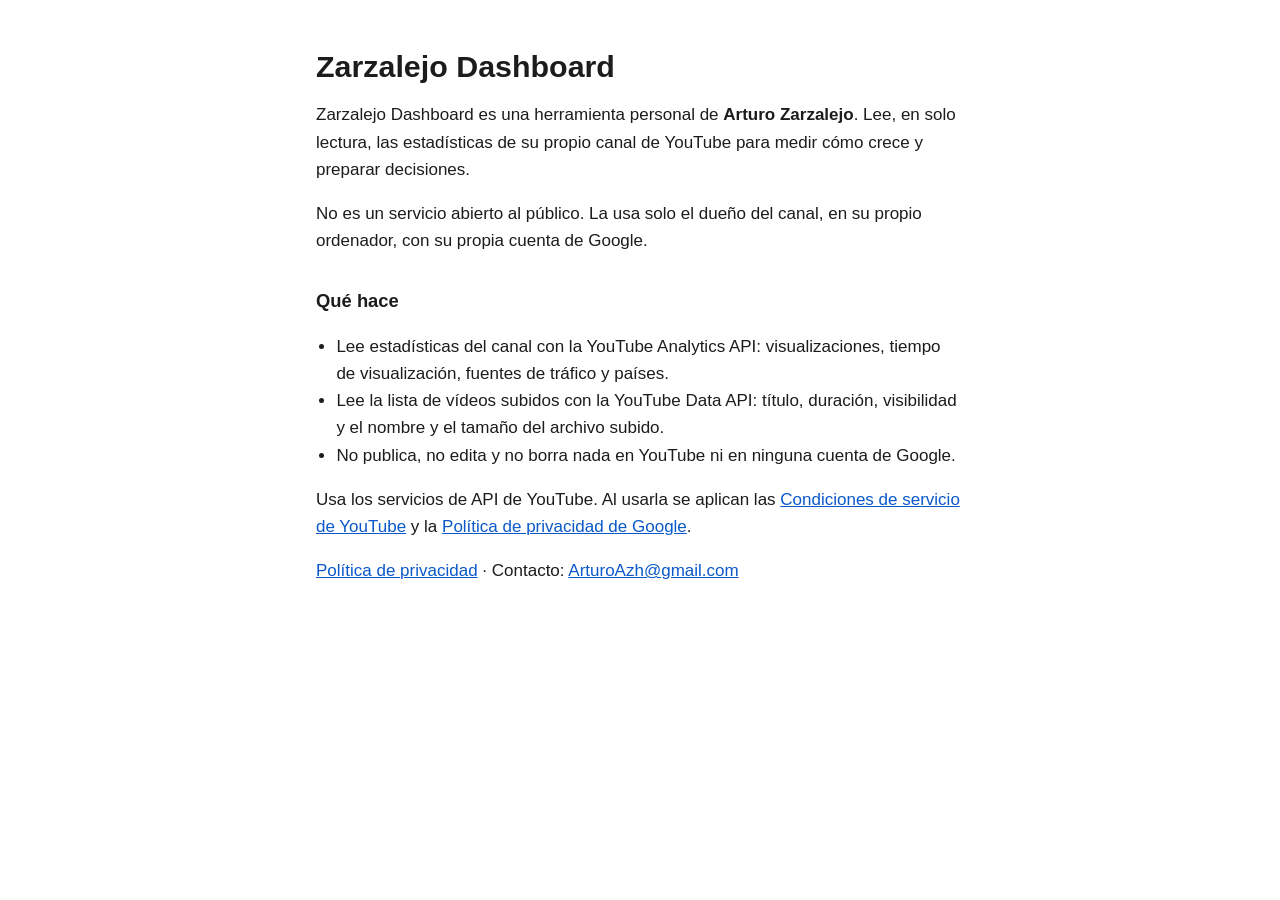
<file: index.html>
<!doctype html>
<html lang="es">
<head>
<meta charset="utf-8">
<meta name="viewport" content="width=device-width, initial-scale=1">
<title>Zarzalejo Dashboard</title>
<meta name="description" content="Herramienta personal de Arturo Zarzalejo para leer las estadísticas de su propio canal de YouTube.">
<link rel="stylesheet" href="style.css">
</head>
<body>
<main>
  <h1>Zarzalejo Dashboard</h1>
  <p>Zarzalejo Dashboard es una herramienta personal de <strong>Arturo Zarzalejo</strong>. Lee, en solo
  lectura, las estadísticas de su propio canal de YouTube para medir cómo crece y preparar decisiones.</p>
  <p>No es un servicio abierto al público. La usa solo el dueño del canal, en su propio ordenador, con su
  propia cuenta de Google.</p>
  <h2>Qué hace</h2>
  <ul>
    <li>Lee estadísticas del canal con la YouTube Analytics API: visualizaciones, tiempo de visualización,
    fuentes de tráfico y países.</li>
    <li>Lee la lista de vídeos subidos con la YouTube Data API: título, duración, visibilidad y el nombre y
    el tamaño del archivo subido.</li>
    <li>No publica, no edita y no borra nada en YouTube ni en ninguna cuenta de Google.</li>
  </ul>
  <p>Usa los servicios de API de YouTube. Al usarla se aplican las
  <a href="https://www.youtube.com/t/terms">Condiciones de servicio de YouTube</a> y la
  <a href="https://policies.google.com/privacy">Política de privacidad de Google</a>.</p>
  <p><a href="privacidad.html">Política de privacidad</a> · Contacto:
  <a href="mailto:ArturoAzh@gmail.com">ArturoAzh@gmail.com</a></p>
</main>
</body>
</html>
</file>
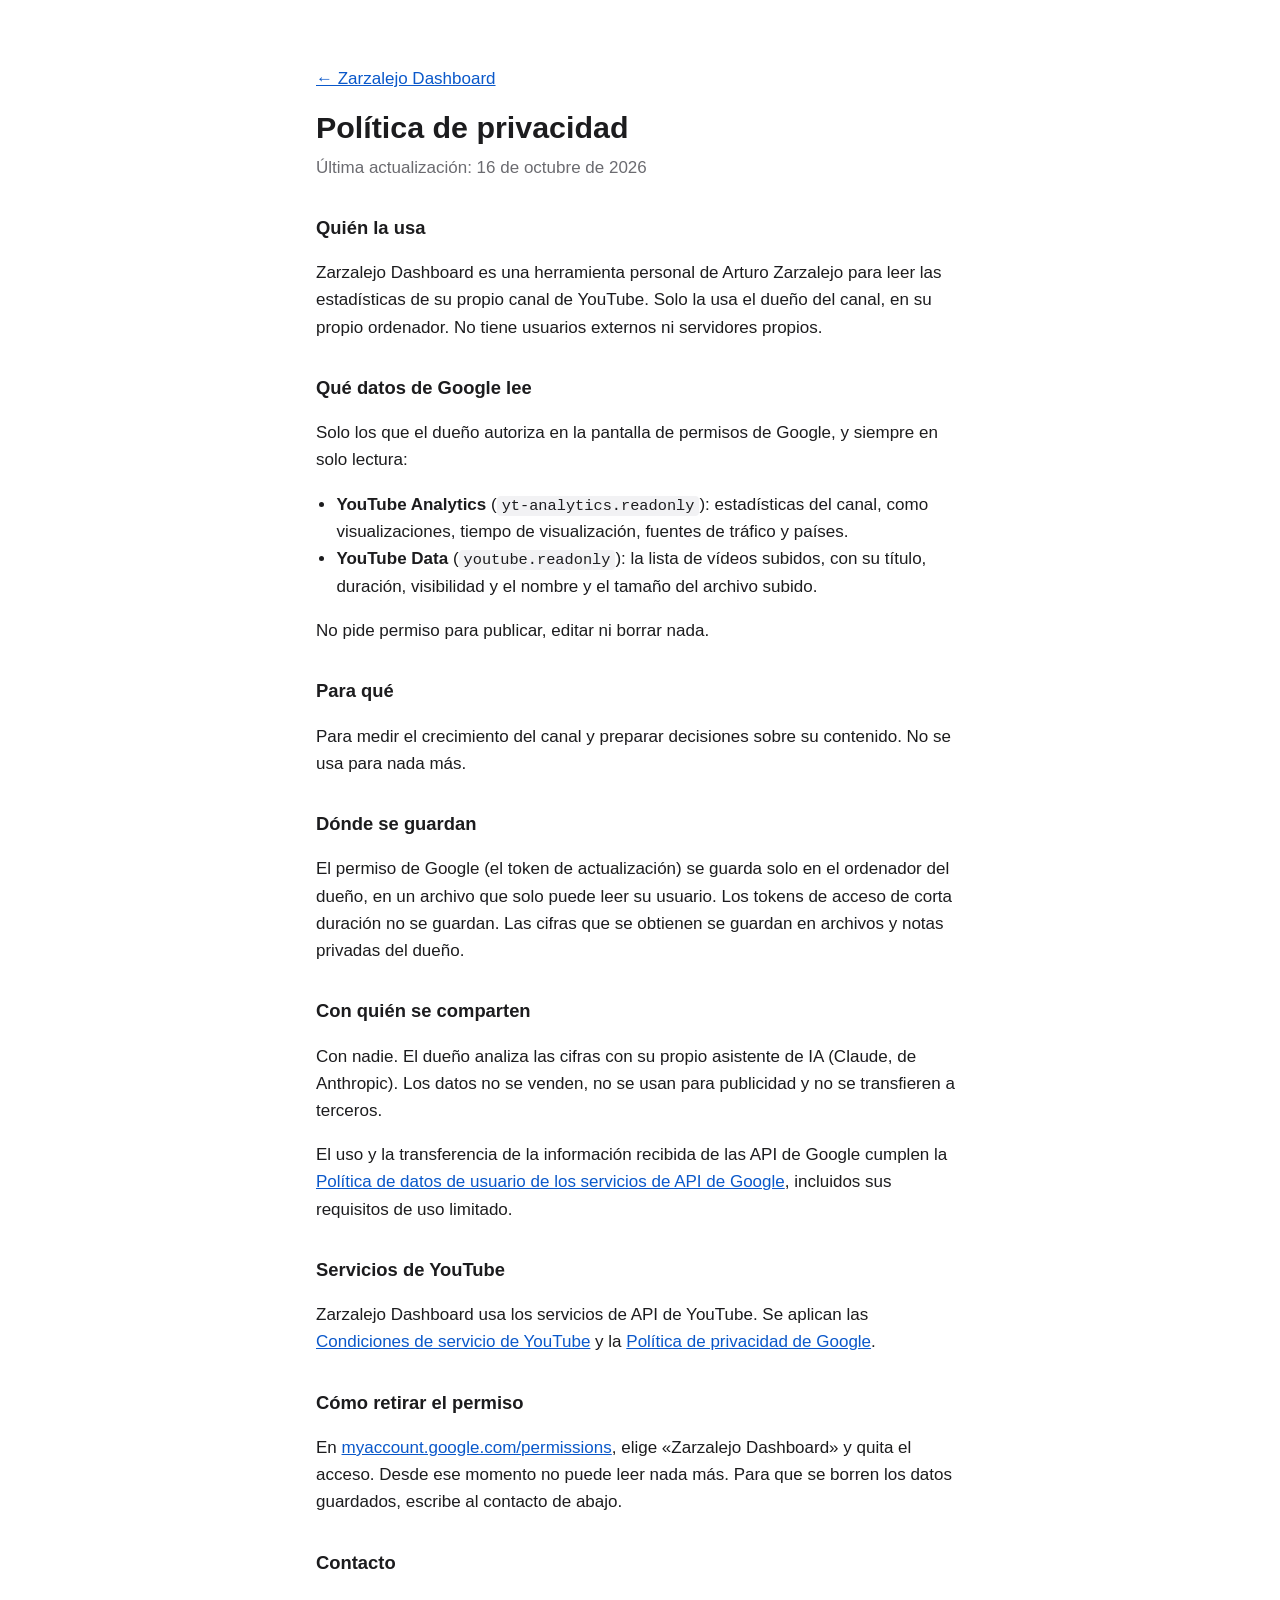
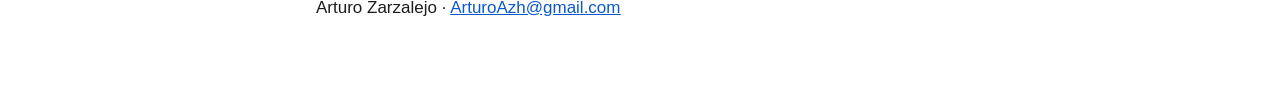
<file: privacidad.html>
<!doctype html>
<html lang="es">
<head>
<meta charset="utf-8">
<meta name="viewport" content="width=device-width, initial-scale=1">
<title>Privacidad · Zarzalejo Dashboard</title>
<meta name="description" content="Política de privacidad de Zarzalejo Dashboard.">
<link rel="stylesheet" href="style.css">
</head>
<body>
<main>
  <p><a href="./">← Zarzalejo Dashboard</a></p>
  <h1>Política de privacidad</h1>
  <p class="meta">Última actualización: 16 de octubre de 2026</p>

  <h2>Quién la usa</h2>
  <p>Zarzalejo Dashboard es una herramienta personal de Arturo Zarzalejo para leer las estadísticas de su
  propio canal de YouTube. Solo la usa el dueño del canal, en su propio ordenador. No tiene usuarios
  externos ni servidores propios.</p>

  <h2>Qué datos de Google lee</h2>
  <p>Solo los que el dueño autoriza en la pantalla de permisos de Google, y siempre en solo lectura:</p>
  <ul>
    <li><strong>YouTube Analytics</strong> (<code>yt-analytics.readonly</code>): estadísticas del canal,
    como visualizaciones, tiempo de visualización, fuentes de tráfico y países.</li>
    <li><strong>YouTube Data</strong> (<code>youtube.readonly</code>): la lista de vídeos subidos, con su
    título, duración, visibilidad y el nombre y el tamaño del archivo subido.</li>
  </ul>
  <p>No pide permiso para publicar, editar ni borrar nada.</p>

  <h2>Para qué</h2>
  <p>Para medir el crecimiento del canal y preparar decisiones sobre su contenido. No se usa para nada más.</p>

  <h2>Dónde se guardan</h2>
  <p>El permiso de Google (el token de actualización) se guarda solo en el ordenador del dueño, en un archivo
  que solo puede leer su usuario. Los tokens de acceso de corta duración no se guardan. Las cifras que se
  obtienen se guardan en archivos y notas privadas del dueño.</p>

  <h2>Con quién se comparten</h2>
  <p>Con nadie. El dueño analiza las cifras con su propio asistente de IA (Claude, de Anthropic). Los datos
  no se venden, no se usan para publicidad y no se transfieren a terceros.</p>
  <p>El uso y la transferencia de la información recibida de las API de Google cumplen la
  <a href="https://developers.google.com/terms/api-services-user-data-policy">Política de datos de usuario
  de los servicios de API de Google</a>, incluidos sus requisitos de uso limitado.</p>

  <h2>Servicios de YouTube</h2>
  <p>Zarzalejo Dashboard usa los servicios de API de YouTube. Se aplican las
  <a href="https://www.youtube.com/t/terms">Condiciones de servicio de YouTube</a> y la
  <a href="https://policies.google.com/privacy">Política de privacidad de Google</a>.</p>

  <h2>Cómo retirar el permiso</h2>
  <p>En <a href="https://myaccount.google.com/permissions">myaccount.google.com/permissions</a>, elige
  «Zarzalejo Dashboard» y quita el acceso. Desde ese momento no puede leer nada más. Para que se borren los
  datos guardados, escribe al contacto de abajo.</p>

  <h2>Contacto</h2>
  <p>Arturo Zarzalejo · <a href="mailto:ArturoAzh@gmail.com">ArturoAzh@gmail.com</a></p>
</main>
</body>
</html>
</file>
<file: style.css>
:root {
  --bg: #ffffff;
  --text: #1c1c1e;
  --muted: #6b6b70;
  --link: #0a58ca;
  --code: #f2f2f4;
}
@media (prefers-color-scheme: dark) {
  :root {
    --bg: #121214;
    --text: #ececef;
    --muted: #9a9aa2;
    --link: #79a8ff;
    --code: #24242a;
  }
}
* { box-sizing: border-box; }
body {
  margin: 0;
  background: var(--bg);
  color: var(--text);
  font: 17px/1.6 -apple-system, BlinkMacSystemFont, "Segoe UI", Roboto, sans-serif;
}
main { max-width: 680px; margin: 0 auto; padding: 48px 16px 64px; }
h1 { font-size: 1.9rem; line-height: 1.2; margin: 0 0 16px; }
h2 { font-size: 1.15rem; margin: 32px 0 8px; }
a { color: var(--link); }
code { background: var(--code); padding: 1px 5px; border-radius: 4px; font-size: 0.9em; }
.meta { color: var(--muted); margin-top: -8px; }
ul { padding-left: 1.2em; }
</file>
